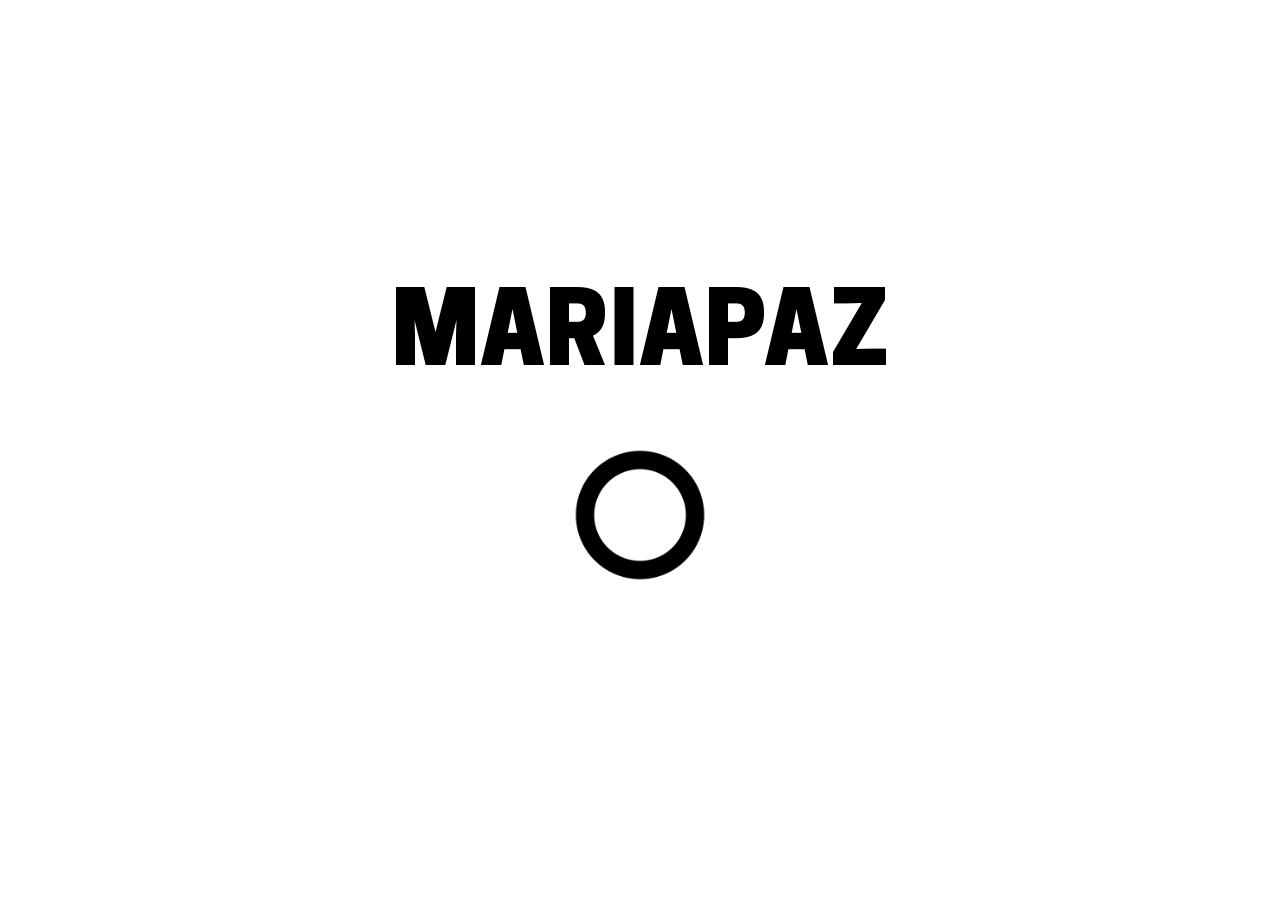
<file: index.html>
<!DOCTYPE html>
<html lang="fr">
<head>
    <meta charset="UTF-8">
    <meta name="viewport" content="width=device-width, initial-scale=1.0">
    <link rel="icon" type="image/png" href="images/circle-small.png">
    <title>Accueil - porfolio workshop</title>
    <link rel="stylesheet" href="style.css">
    <script>
        if (!new URLSearchParams(window.location.search).has('home')) {
            window.location.replace('intro.html');
        }
    </script>
</head>
<body class="home-page">
    <header>
      <div class="siteheadWrap">
            <div class="dropnav closed">
                <div class="burgerbar bb1"></div>
                <div class="burgerbar bb2"></div>
                <div class="burgerbar bb3"></div>
            </div>
            <a class="brand-link" href="index.html?home=1" aria-label="Retour à l’accueil">
                <h1>
                    <img src="images/circle-small.png" alt="Logo">
                    <span class="sh walsh">MARIAPAZ</span>
                </h1>
            </a>
            <nav id="topnav" style>
             <ul>
                <li class="top sh topmenu-work">
                    <a href="https://www.instagram.com/pugue_/" target="_blank">@pugue_</a>
                </li>
                <li class="top sh topmenu-info">    
                    <a href="aboutme.html">À propos</a>
                </li>

                <li class="top sh topmenu-contact">
                    <a href="contact.html">Contact</a>
                </li>
            </ul>
        </nav>
        </div>
        <br>
    </header> 
<main>
    <section class="carousel" aria-label="Projets du portfolio">
        <div class="carousel-track">
            <a class="carousel-slide" href="hebras.html"><img src="images/tnmockuphebras.jpg" alt="Mockup Hebras"></a>
            <a class="carousel-slide" href="burnthem.html"><img src="images/tnburnthem.jpg" alt="Illustration Burn Them"></a>
            <a class="carousel-slide" href="colere.html"><img src="images/tncolere.jpg" alt="Projet Colère"></a>
            <a class="carousel-slide" href="kabane.html"><img src="images/tnkabanecafe.jpg" alt="Projet Kabane"></a>
            <a class="carousel-slide" href="mochimochi.html"><img src="images/tnmochimochi.jpg" alt="Projet Mochi Mochi"></a>
            <a class="carousel-slide" href="biblioburro.html"><img src="images/tnbiblioburro.jpg" alt="Projet Biblioburro"></a>
            <a class="carousel-slide" href="revolution.html"><img src="images/tnrevolution.jpg" alt="Projet Revolution"></a>
            <a class="carousel-slide" href="hebras.html"><img src="images/tnmochimochi.jpg" alt="Projet Hebras"></a>

            <a class="carousel-slide" href="hebras.html" tabindex="-1" aria-hidden="true"><img src="images/tnmockuphebras.jpg" alt=""></a>
            <a class="carousel-slide" href="burnthem.html" tabindex="-1" aria-hidden="true"><img src="images/tnburnthem.jpg" alt=""></a>
            <a class="carousel-slide" href="colere.html" tabindex="-1" aria-hidden="true"><img src="images/tncolere.jpg" alt=""></a>
            <a class="carousel-slide" href="kabane.html" tabindex="-1" aria-hidden="true"><img src="images/tnkabanecafe.jpg" alt=""></a>
            <a class="carousel-slide" href="mochimochi.html" tabindex="-1" aria-hidden="true"><img src="images/tnmochimochi.jpg" alt=""></a>
            <a class="carousel-slide" href="biblioburro.html" tabindex="-1" aria-hidden="true"><img src="images/tnbiblioburro.jpg" alt=""></a>
            <a class="carousel-slide" href="revolution.html" tabindex="-1" aria-hidden="true"><img src="images/tnrevolution.jpg" alt=""></a>
            <a class="carousel-slide" href="cheznous.html" tabindex="-1" aria-hidden="true"><img src="images/tncheznous.jpg" alt=""></a>
        </div>
    </section>

    <div class="grid">
    

            <a class="image-container" href="hebras.html" >
                <img src="images/tnmockuphebras.jpg" alt="Mockup Hebras" width="300" height="300">
                <p class="image-text">Hebras Sanjuan</p>

            </a>
        
         <a class="image-container" href="burnthem.html" >
         <img src="images/tnburnthem.jpg" alt="illustration Burn Them" width="300" height="300">
          <p class="image-text">Burn Them</p>

        </a>


        <a class="image-container" href="colere.html" >
         <img src="images/tncolere.jpg" alt="typon de serigraphie" width="300" height="300">
          <p class="image-text">Colère</p>

        </a>

        <a class="image-container" href="kabane.html" >
         <img src="images/tnkabanecafe.jpg" alt="random" width="300" height="300">
          <p class="image-text">Kabane Café</p>

        </a>

        <a class="image-container" href="mochimochi.html" >
        <img src="images/tnmochimochi.jpg" alt="meimei" width="300" height="300">
         <p class="image-text">Mochi Mochi</p>

        </a>
    
        
        <a class="image-container" href="biblioburro.html" >
         <img src="images/tnbiblioburro.jpg" alt="random" width="300" height="300">
          <p class="image-text">Biblioburro</p>

        </a>


        <a class="image-container" href="revolution.html" >
         <img src="images/tnrevolution.jpg" alt="random" width="300" height="300">
          <p class="image-text">Revolution</p>

        </a>

        <a class="image-container" href="cheznous.html" >
         <img src="images/tncheznous.jpg" alt="random" width="300" height="300">
          <p class="image-text">Chez nous (93)</p>

        </a>

    </div> 
</main>
<footer class="site-footer"> © Maria Paz San Juan Gomez<span class="font-credit">Police Cooper Hewitt conçue par Chester Jenkins (Village), commandée par Cooper Hewitt, Smithsonian Design Museum.</span></footer>

</body>
</html>
</file>
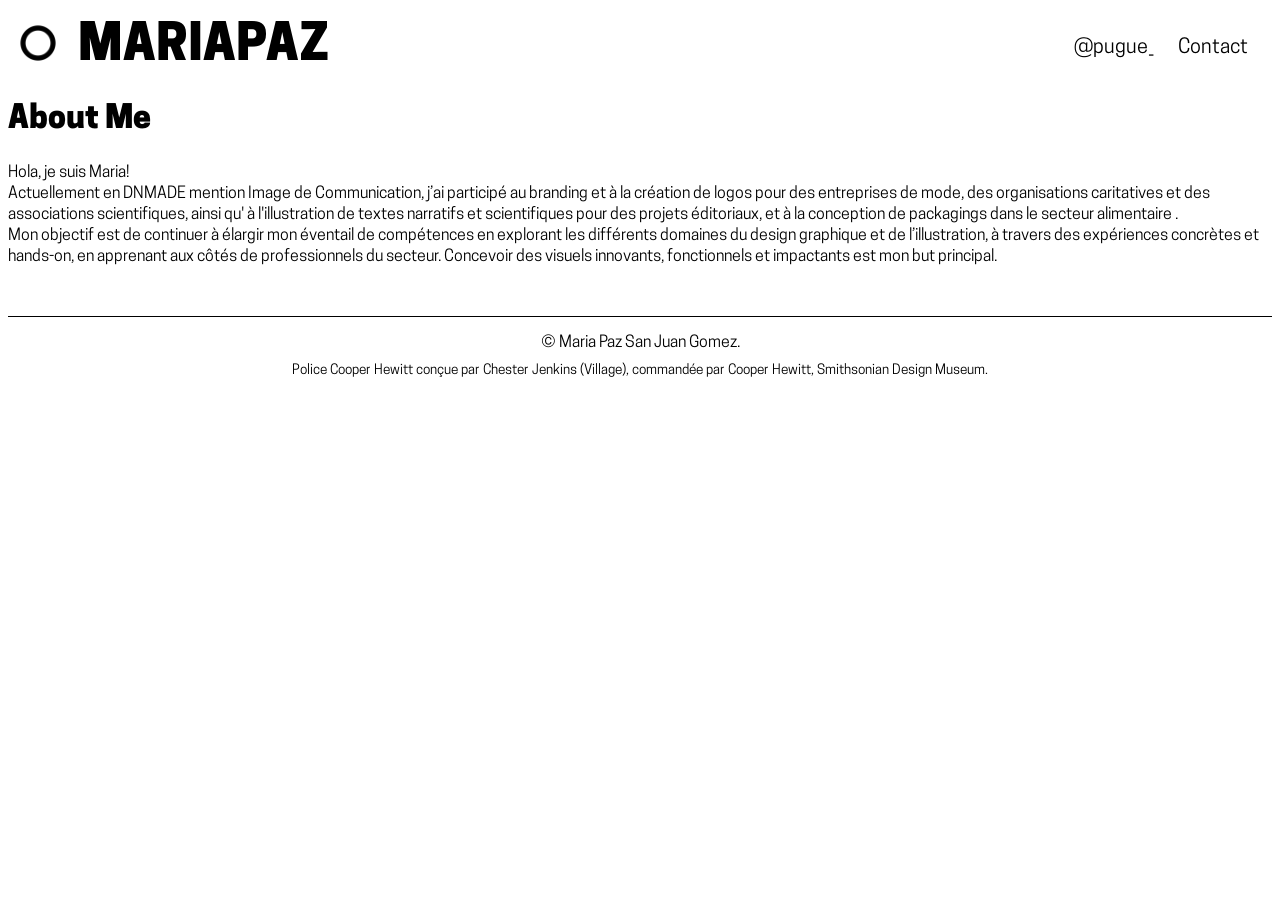
<file: aboutme.html>
<!DOCTYPE html>
<html lang="en">
<head>
    <meta charset="UTF-8">
    <meta name="viewport" content="width=device-width, initial-scale=1.0">
    <link rel="icon" type="image/png" href="images/circle-small.png">
    <title>About Me</title>
    <link rel="stylesheet" href="style.css">
</head>
<body>
    <header>
        <div class="siteheadWrap">
            <div class="dropnav closed"><div class="burgerbar bb1"></div><div class="burgerbar bb2"></div><div class="burgerbar bb3"></div></div>
            <a class="brand-link" href="index.html?home=1" aria-label="Retour à l’accueil">
                <h1><img src="images/circle-small.png" alt="Logo"><span class="sh walsh">MARIAPAZ</span></h1>
            </a>
            <nav id="topnav"><ul>
                <li><a href="https://www.instagram.com/pugue_/" target="_blank">@pugue_</a></li>
                <li><a href="contact.html">Contact</a></li>
            </ul></nav>
        </div>
    </header>
    <h1>About Me</h1>
    <p>Hola, je suis Maria!
<br>
        Actuellement en DNMADE mention Image de Communication, j’ai participé au branding et à la
création de logos pour des entreprises de mode, des organisations caritatives et des
associations scientifiques, ainsi qu' à l'illustration de textes narratifs et scientifiques pour des
projets éditoriaux, et à la conception de packagings dans le secteur alimentaire .
<br> 
Mon objectif est de continuer à élargir mon éventail de compétences en explorant les différents
domaines du design graphique et de l’illustration, à travers des expériences concrètes et
hands-on, en apprenant aux côtés de professionnels du secteur. Concevoir des visuels innovants,
fonctionnels et impactants est mon but principal.
    </p>

    <footer class="site-footer"> © Maria Paz San Juan Gomez.<span class="font-credit">Police Cooper Hewitt conçue par Chester Jenkins (Village), commandée par Cooper Hewitt, Smithsonian Design Museum.</span></footer>
</body>
</html>
</file>
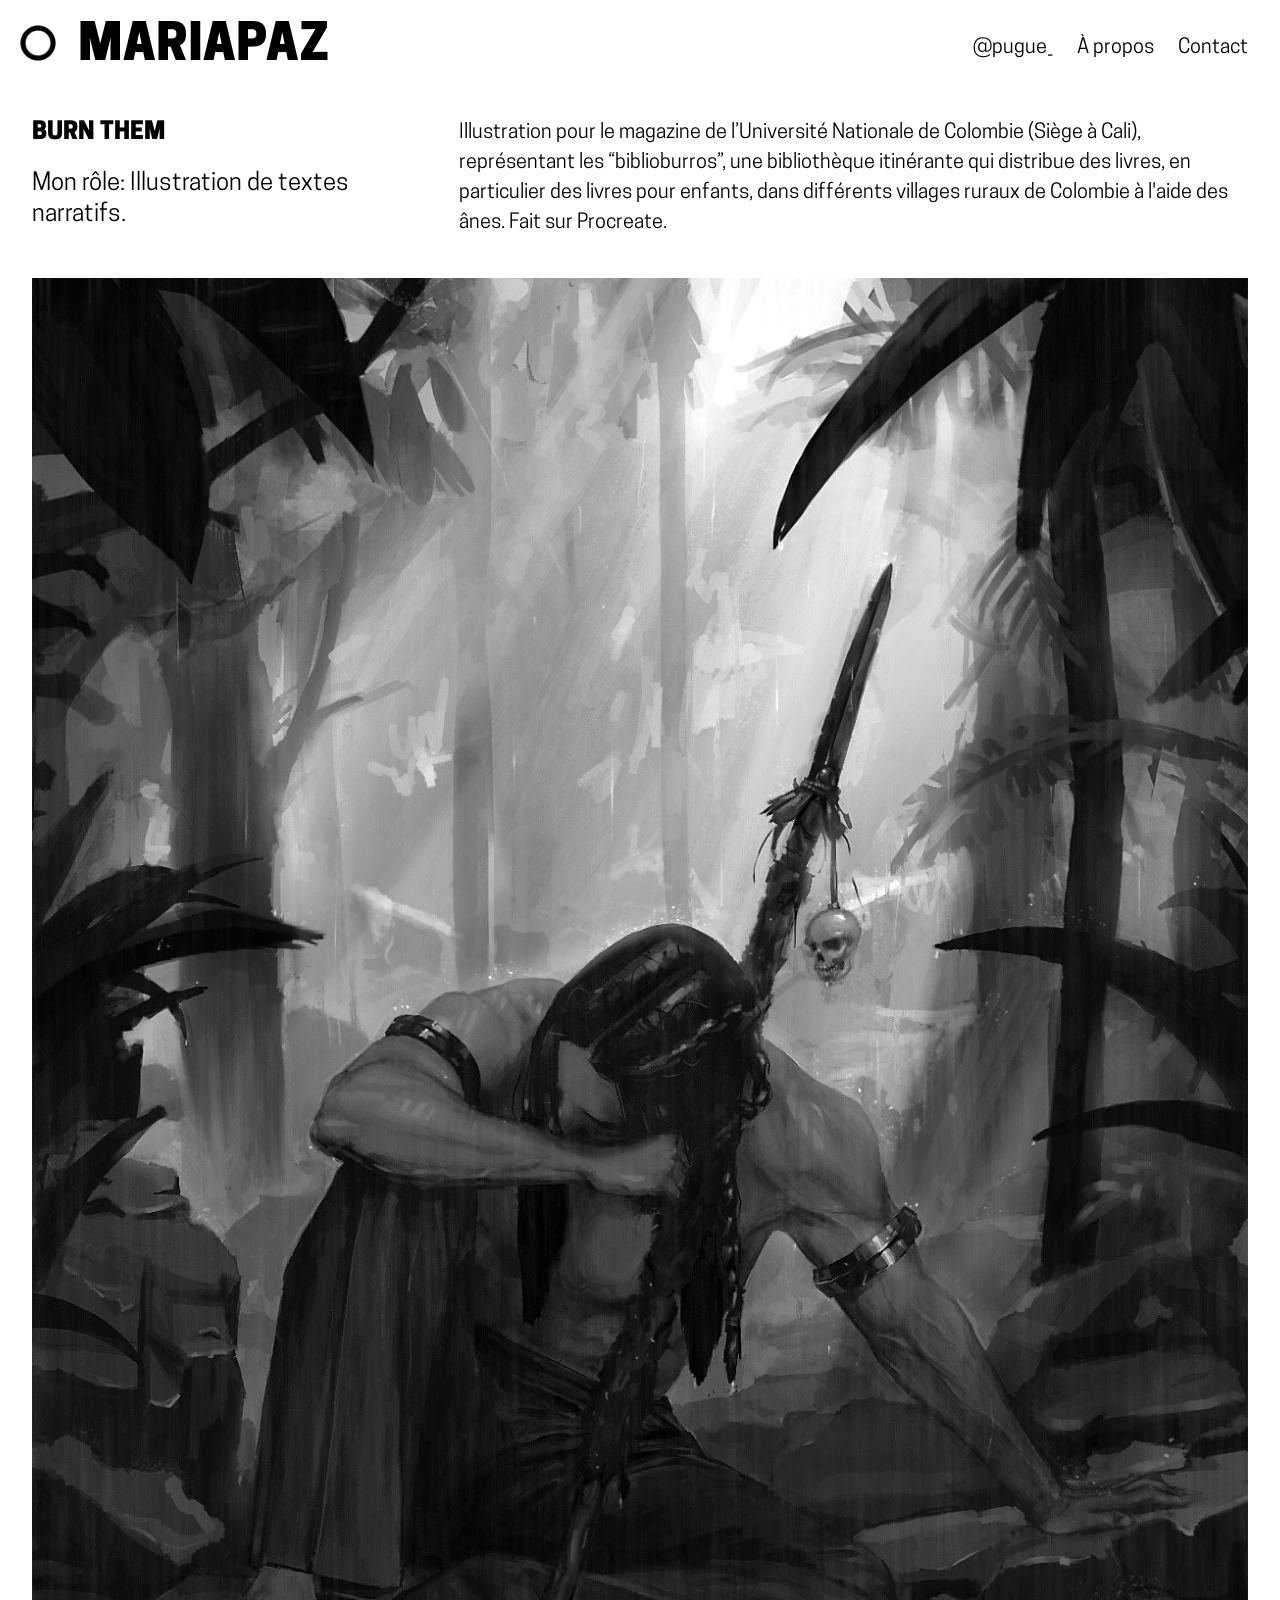
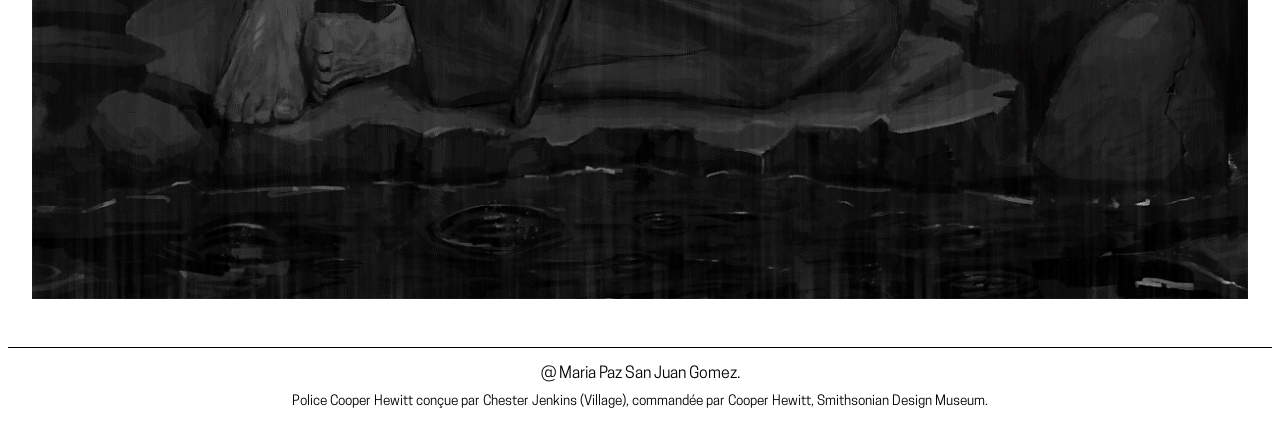
<file: burnthem.html>
<!DOCTYPE html>
<html lang="fr">
<head>
    <meta charset="UTF-8">
    <meta name="viewport" content="width=device-width, initial-scale=1.0">
    <link rel="icon" type="image/png" href="images/circle-small.png">
    <title>Document</title>
    <link rel="stylesheet" href="style.css">
</head>
<body>
    <header>
        <div class="siteheadWrap">
            <div class="dropnav closed"><div class="burgerbar bb1"></div><div class="burgerbar bb2"></div><div class="burgerbar bb3"></div></div>
            <a class="brand-link" href="index.html?home=1" aria-label="Retour à l’accueil">
                <h1><img src="images/circle-small.png" alt="Logo"><span class="sh walsh">MARIAPAZ</span></h1>
            </a>
            <nav id="topnav"><ul>
                <li><a href="https://www.instagram.com/pugue_/" target="_blank">@pugue_</a></li>
                <li><a href="aboutme.html">À propos</a></li>
                <li><a href="contact.html">Contact</a></li>
            </ul></nav>
        </div>
    </header>
    <main class="project-page">
        <section class="project-intro">
            <div class="project-headings">
                <h1>BURN THEM</h1>
                <h2>Mon rôle: Illustration de textes narratifs.</h2>
            </div>
            <div class="project-description">
                <p>Illustration pour le magazine de l’Université Nationale de Colombie (Siège à Cali),
représentant les “biblioburros”, une bibliothèque itinérante qui distribue des livres, en
particulier des livres pour enfants, dans différents villages ruraux de Colombie à l'aide
des ânes. Fait sur Procreate.</p>
            </div>
        </section>
        <div class="project-images">
            <img src="burnthem.png" alt="Illustration Burn Them" width="auto" height="auto">
        </div>
    </main>
    <footer class="site-footer">@ Maria Paz San Juan Gomez.<span class="font-credit">Police Cooper Hewitt conçue par Chester Jenkins (Village), commandée par Cooper Hewitt, Smithsonian Design Museum.</span></footer>
</body>
</html>
</file>
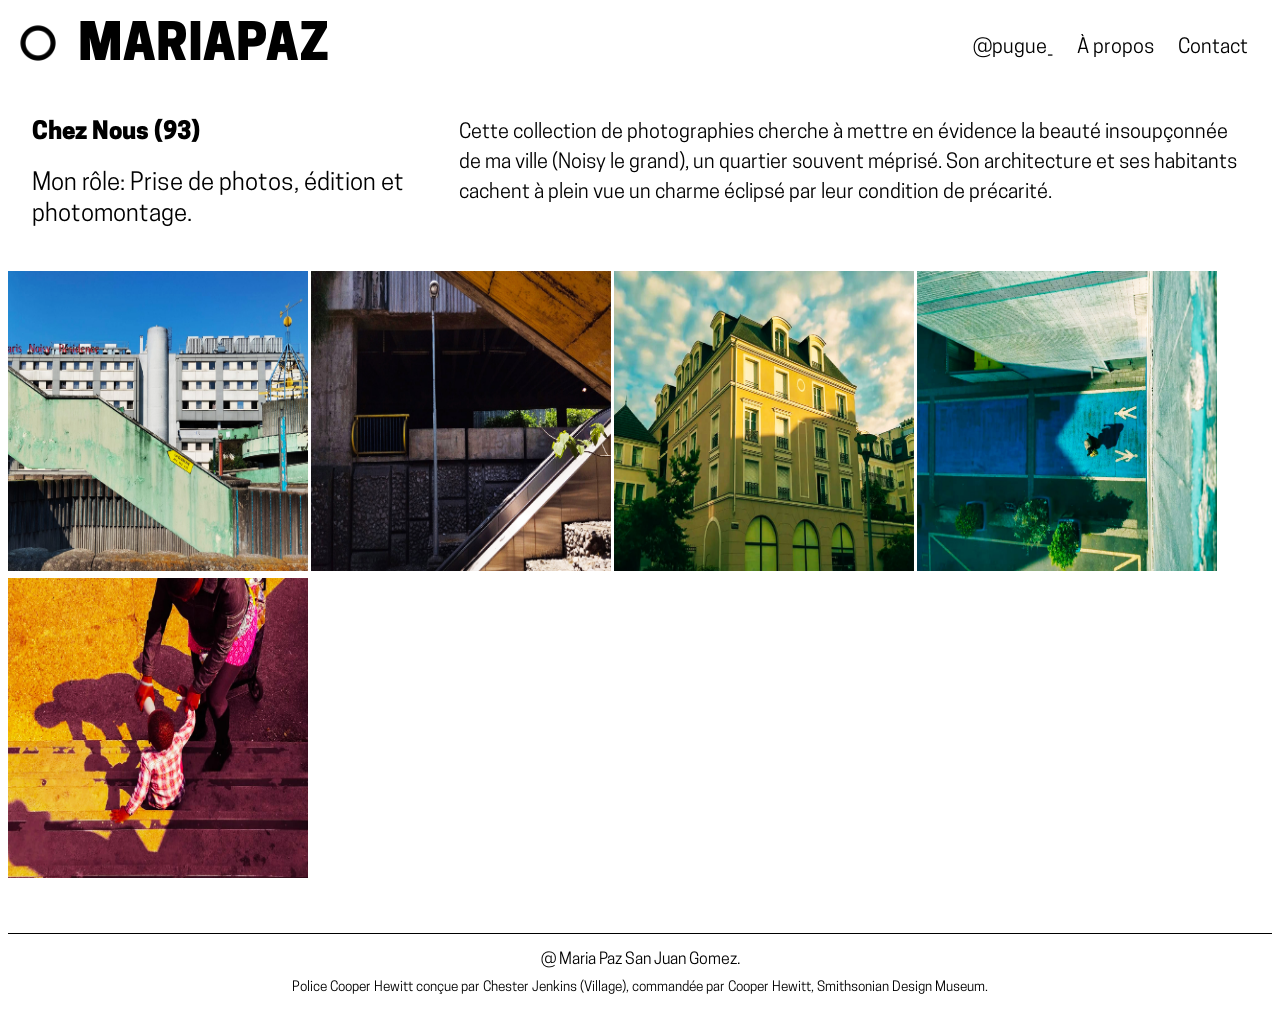
<file: cheznous.html>
<!DOCTYPE html>
<html lang="fr">
<head>
    <meta charset="UTF-8">
    <meta name="viewport" content="width=device-width, initial-scale=1.0">
    <link rel="icon" type="image/png" href="images/circle-small.png">
    <title>Document</title>
    <link rel="stylesheet" href="style.css">
</head>

<body>
    <header>
        <div class="siteheadWrap">
            <div class="dropnav closed"><div class="burgerbar bb1"></div><div class="burgerbar bb2"></div><div class="burgerbar bb3"></div></div>
            <a class="brand-link" href="index.html?home=1" aria-label="Retour à l’accueil">
                <h1><img src="images/circle-small.png" alt="Logo"><span class="sh walsh">MARIAPAZ</span></h1>
            </a>
            <nav id="topnav"><ul>
                <li><a href="https://www.instagram.com/pugue_/" target="_blank">@pugue_</a></li>
                <li><a href="aboutme.html">À propos</a></li>
                <li><a href="contact.html">Contact</a></li>
            </ul></nav>
        </div>
    </header>
    <main class="project-page">
        <section class="project-intro">
            <div class="project-headings">
                <h1>Chez Nous (93)</h1>
                <h2>Mon rôle: Prise de photos, édition et photomontage.</h2>
            </div>
            <div class="project-description">
                <p>
Cette collection de photographies cherche à mettre en évidence la beauté insoupçonnée
de ma ville (Noisy le grand), un quartier souvent méprisé.
Son architecture et ses habitants cachent à plein vue un charme éclipsé par leur
condition de précarité.</p>
    </main>
    

    <img src="images/cheznous1.jpg" alt="random" width="300" height="300">
      <img src="images/cheznous2.jpg" alt="random" width="300" height="300">
        <img src="images/cheznous3.jpg" alt="random" width="300" height="300">
          <img src="images/cheznous4.jpg" alt="random" width="300" height="300">
          <img src="images/cheznous6.jpg" alt="random" width="300" height="300">

     <footer class="site-footer">@ Maria Paz San Juan Gomez.<span class="font-credit">Police Cooper Hewitt conçue par Chester Jenkins (Village), commandée par Cooper Hewitt, Smithsonian Design Museum.</span></footer>

</body>
</html>
</file>
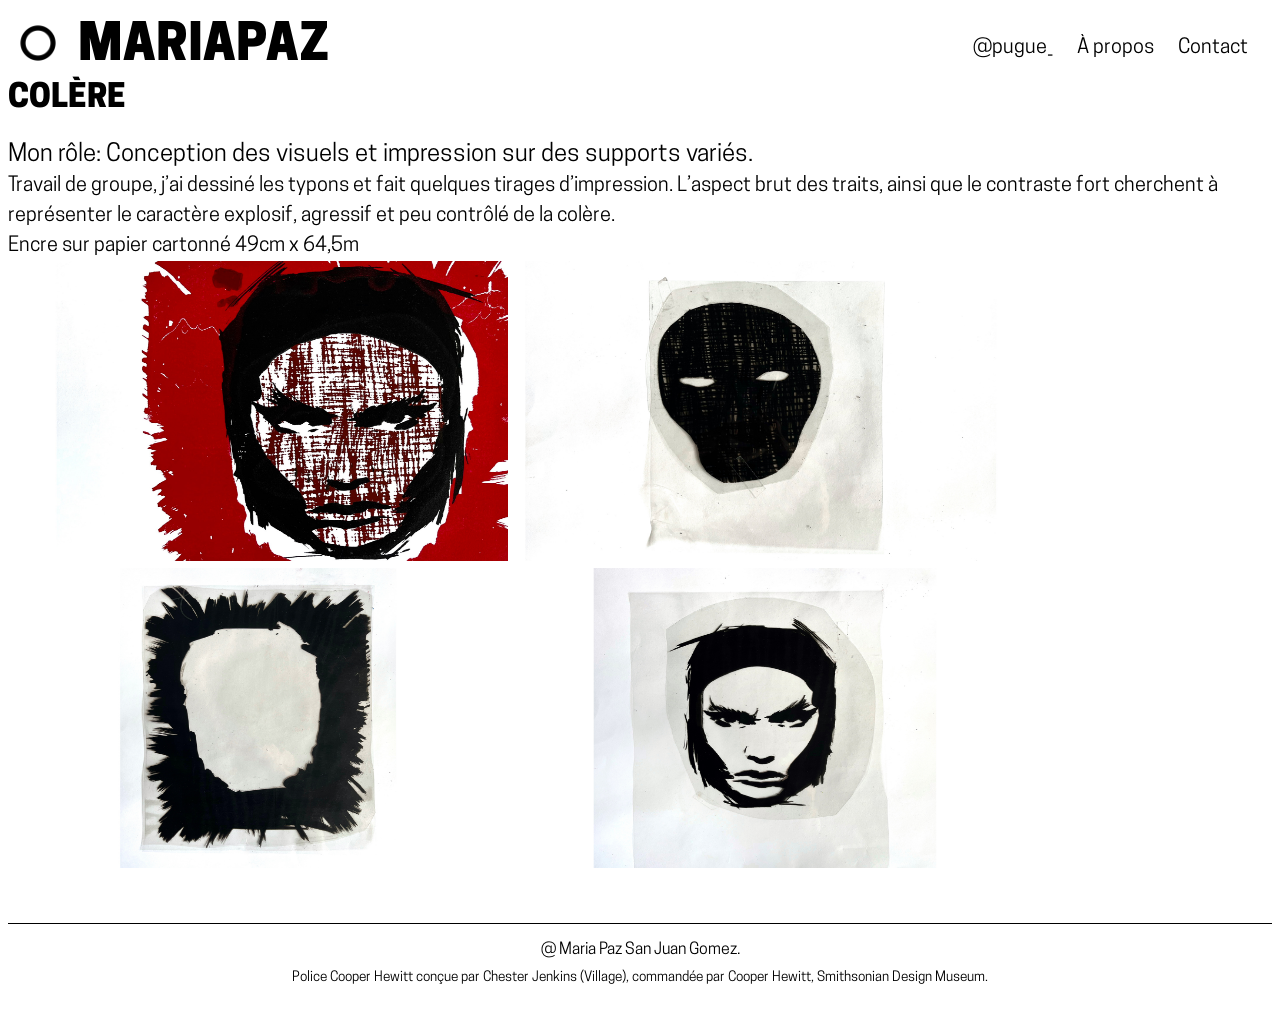
<file: colere.html>
<!DOCTYPE html>
<html lang="en">
<head>
    <meta charset="UTF-8">
    <meta name="viewport" content="width=device-width, initial-scale=1.0">
    <link rel="icon" type="image/png" href="images/circle-small.png">
    <title>Document</title>
    <link rel="stylesheet" href="style.css">
</head>
<body>
    <header>
        <div class="siteheadWrap">
            <div class="dropnav closed"><div class="burgerbar bb1"></div><div class="burgerbar bb2"></div><div class="burgerbar bb3"></div></div>
            <a class="brand-link" href="index.html?home=1" aria-label="Retour à l’accueil">
                <h1><img src="images/circle-small.png" alt="Logo"><span class="sh walsh">MARIAPAZ</span></h1>
            </a>
            <nav id="topnav"><ul>
                <li><a href="https://www.instagram.com/pugue_/" target="_blank">@pugue_</a></li>
                <li><a href="aboutme.html">À propos</a></li>
                <li><a href="contact.html">Contact</a></li>
            </ul></nav>
        </div>
    </header>
    
<div class="project-headings">
                <h1>COLÈRE</h1>
                <h2>Mon rôle: Conception des visuels et impression sur des supports variés.</h2>
            </div>
            <div class="project-description">
    <p> Travail de groupe, j’ai dessiné les typons et fait quelques tirages d’impression.
L’aspect brut des traits, ainsi que le contraste fort cherchent à représenter le caractère
explosif, agressif et peu contrôlé de la colère.
<br>
Encre sur papier cartonné 49cm x 64,5m</p>
</div>

     <img src="images/tncolere.jpg" alt="random" width="500" height="300">
    <img src="images/colere1.jpg" alt="random" width="500" height="300">
      <img src="images/colere2.jpg" alt="random" width="500" height="300">
        <img src="images/colere3.jpg" alt="random" width="500" height="300">
        

    <footer class="site-footer">@ Maria Paz San Juan Gomez.<span class="font-credit">Police Cooper Hewitt conçue par Chester Jenkins (Village), commandée par Cooper Hewitt, Smithsonian Design Museum.</span></footer>
</body>
</html>
</file>
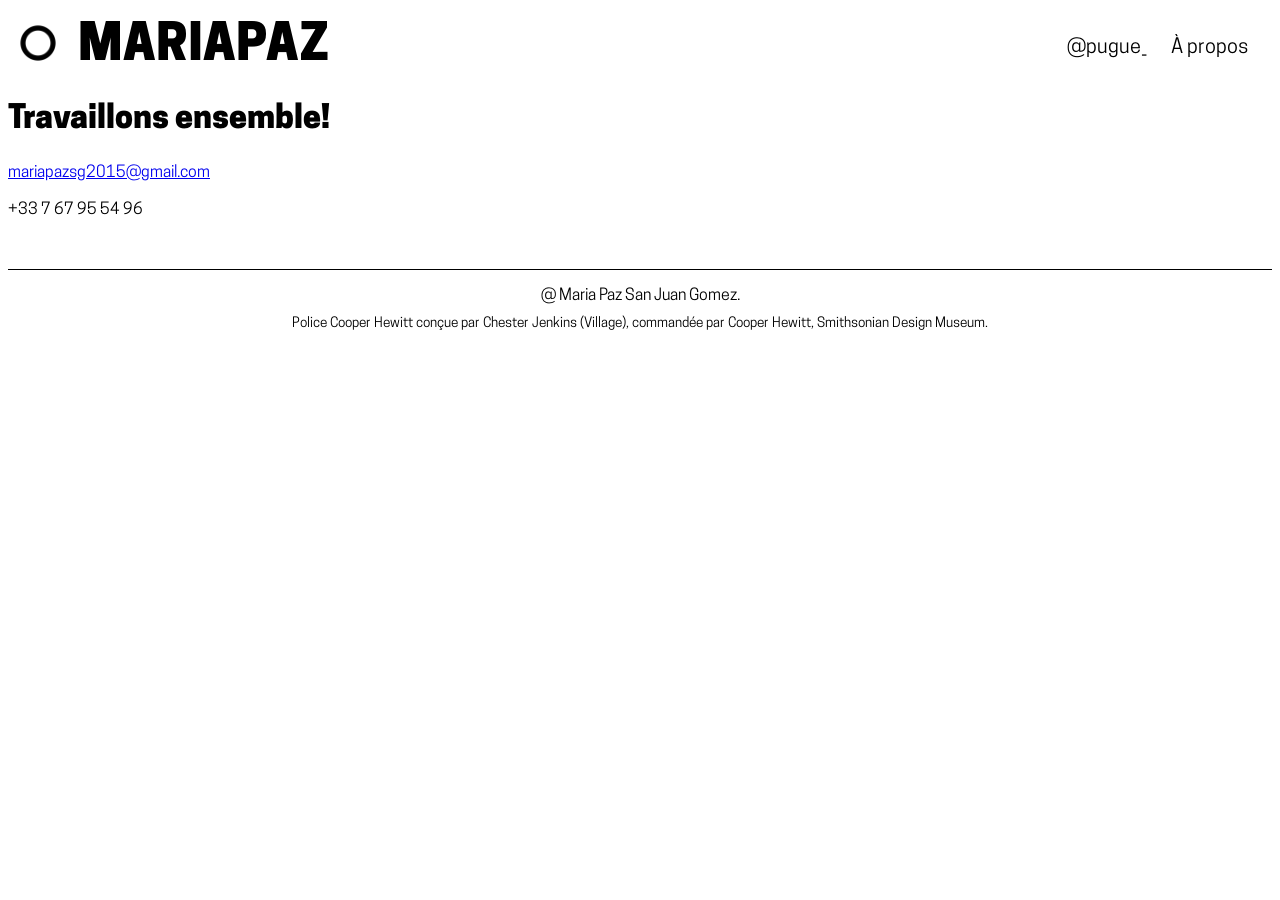
<file: contact.html>
<!DOCTYPE html>
<html lang="en">
<head>
    <meta charset="UTF-8">
    <meta name="viewport" content="width=device-width, initial-scale=1.0">
    <link rel="icon" type="image/png" href="images/circle-small.png">
    <title>Contact</title>
    <link rel="stylesheet" href="style.css">
</head>
<body>
    <header>
        <div class="siteheadWrap">
            <div class="dropnav closed"><div class="burgerbar bb1"></div><div class="burgerbar bb2"></div><div class="burgerbar bb3"></div></div>
            <a class="brand-link" href="index.html?home=1" aria-label="Retour à l’accueil">
                <h1><img src="images/circle-small.png" alt="Logo"><span class="sh walsh">MARIAPAZ</span></h1>
            </a>
            <nav id="topnav"><ul>
                <li><a href="https://www.instagram.com/pugue_/" target="_blank">@pugue_</a></li>
                <li><a href="aboutme.html">À propos</a></li>
            </ul></nav>
        </div>
    </header>
    <h1>Travaillons ensemble!</h1>
    <p><a href="mailto:mariapazsg2015@gmail.com">mariapazsg2015@gmail.com</a></p>
    <p>+33 7 67 95 54 96</p>
    <footer class="site-footer">@ Maria Paz San Juan Gomez.<span class="font-credit">Police Cooper Hewitt conçue par Chester Jenkins (Village), commandée par Cooper Hewitt, Smithsonian Design Museum.</span></footer>
</body>
</html>
</file>
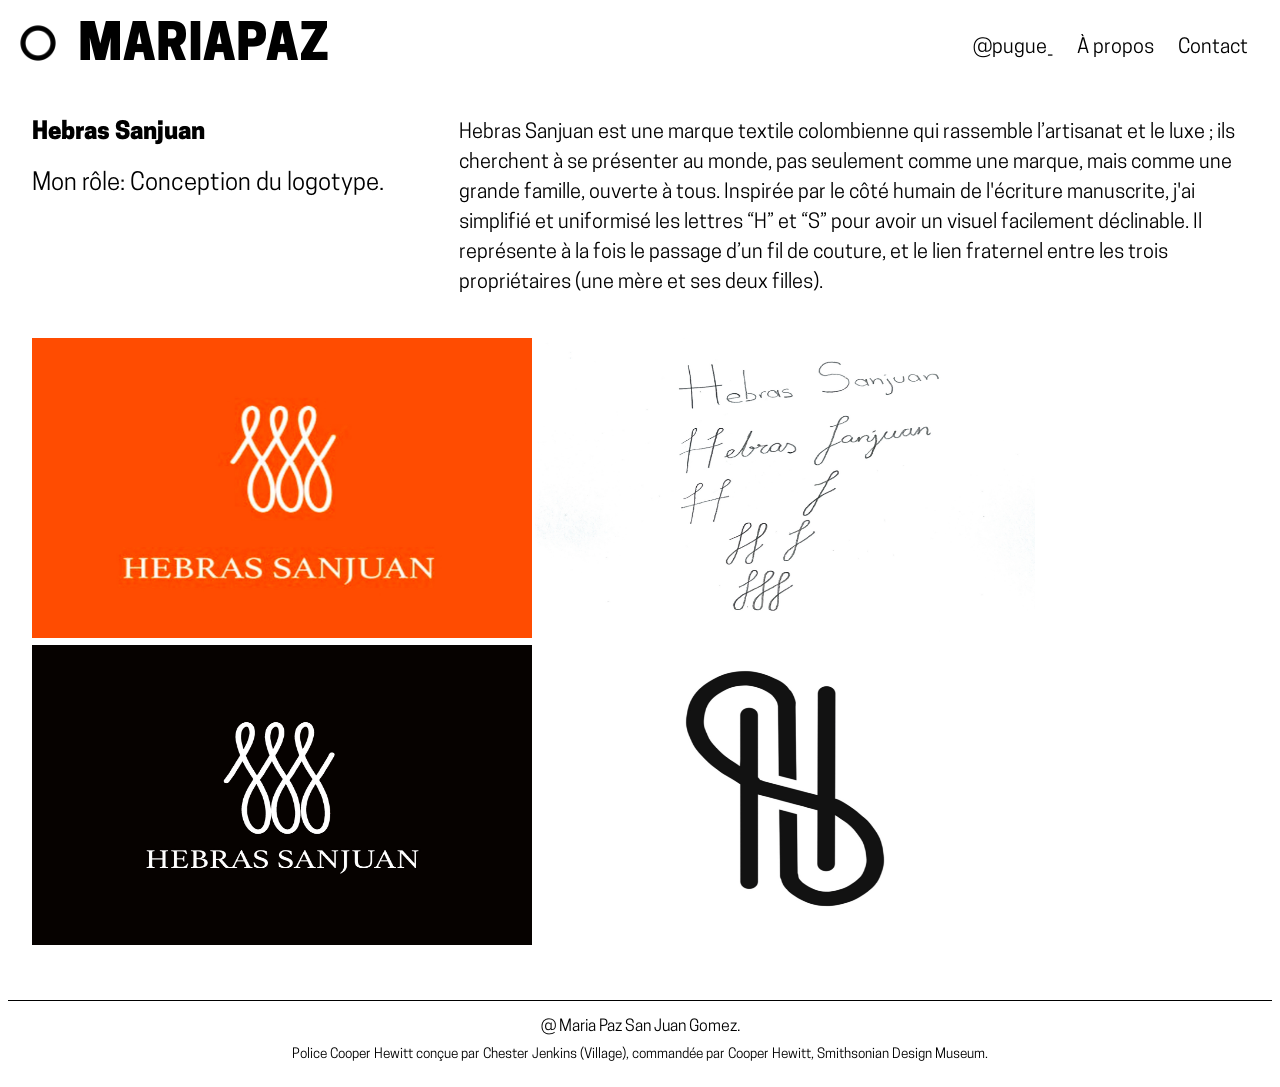
<file: hebras.html>
<!DOCTYPE html>
<html lang="fr">
<head>
    <meta charset="UTF-8">
    <meta name="viewport" content="width=device-width, initial-scale=1.0">
    <link rel="icon" type="image/png" href="images/circle-small.png">
    <title>Document</title>
    <link rel="stylesheet" href="style.css">
</head>

<body>
    <header>
        <div class="siteheadWrap">
            <div class="dropnav closed"><div class="burgerbar bb1"></div><div class="burgerbar bb2"></div><div class="burgerbar bb3"></div></div>
            <a class="brand-link" href="index.html?home=1" aria-label="Retour à l’accueil">
                <h1><img src="images/circle-small.png" alt="Logo"><span class="sh walsh">MARIAPAZ</span></h1>
            </a>
            <nav id="topnav"><ul>
                <li><a href="https://www.instagram.com/pugue_/" target="_blank">@pugue_</a></li>
                <li><a href="aboutme.html">À propos</a></li>
                <li><a href="contact.html">Contact</a></li>
            </ul></nav>
        </div>
    </header>
    <main class="project-page">
        <section class="project-intro">
            <div class="project-headings">
                <h1>Hebras Sanjuan</h1>
                <h2>Mon rôle: Conception du logotype.</h2>
            </div>
            <div class="project-description">
                <p>Hebras Sanjuan est une marque textile colombienne qui rassemble l’artisanat et le luxe ;
ils cherchent à se présenter au monde, pas seulement comme une marque, mais comme
une grande famille, ouverte à tous.
Inspirée par le côté humain de l'écriture manuscrite, j'ai simplifié et uniformisé les lettres
“H” et “S” pour avoir un visuel facilement déclinable. Il représente à la fois le passage
d’un fil de couture, et le lien fraternel entre les trois propriétaires (une mère et ses deux
filles).</p>
            </div>
        </section>
        <img src="images/hebras1.jpg" alt="random" width="500" height="300">
      <img src="images/hebras2.jpg" alt="random" width="500" height="300">
        <img src="images/hebras3.jpg" alt="random" width="500" height="300">
          <img src="images/hebras4.jpg" alt="random"width="500" height="300">
    </main>
    

     <footer class="site-footer">@ Maria Paz San Juan Gomez.<span class="font-credit">Police Cooper Hewitt conçue par Chester Jenkins (Village), commandée par Cooper Hewitt, Smithsonian Design Museum.</span></footer>

</body>
</html>
</file>
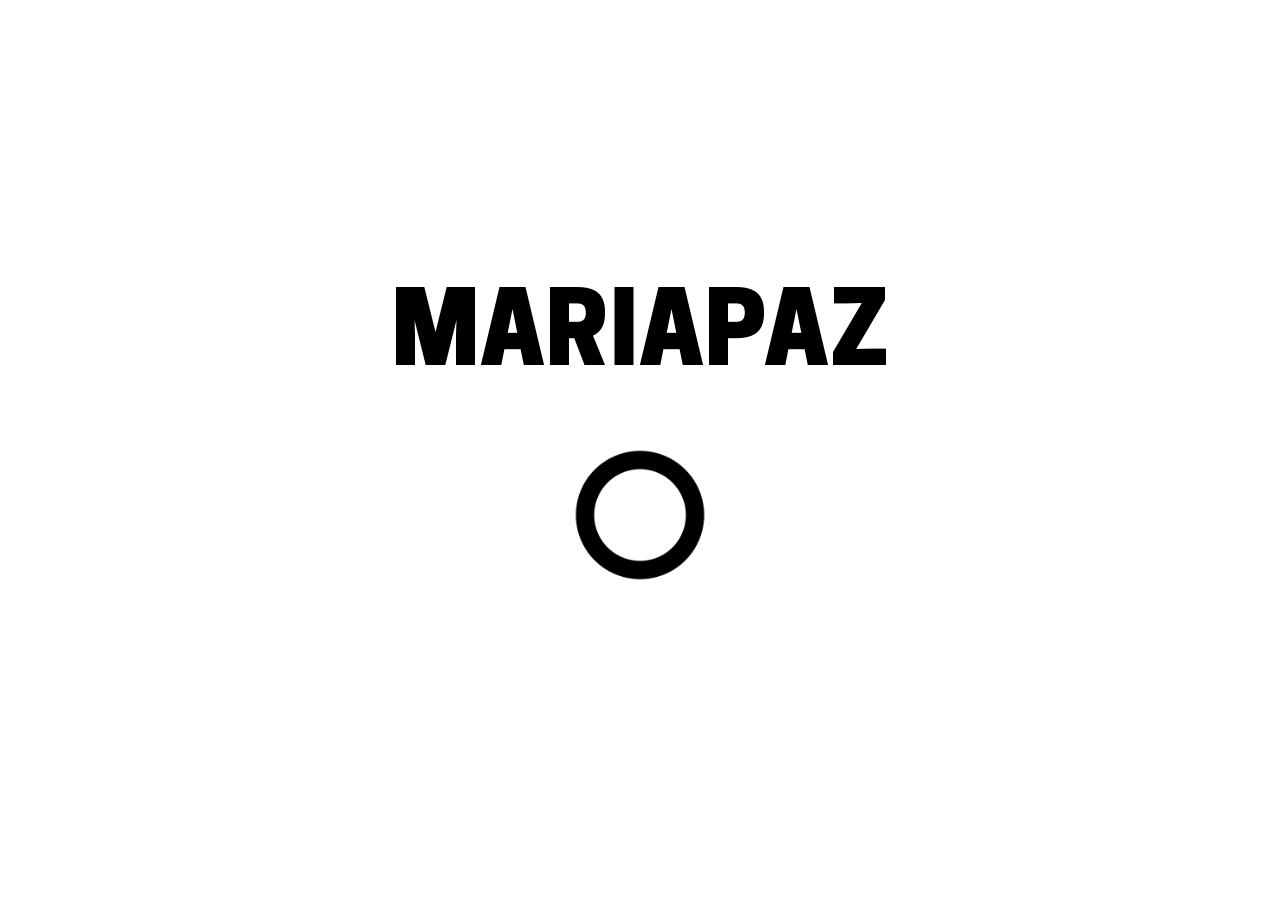
<file: intro.html>
<!DOCTYPE html>
<html lang="fr">
<head>
    <meta charset="UTF-8">
    <meta name="viewport" content="width=device-width, initial-scale=1.0">
    <link rel="icon" type="image/png" href="images/circle-small.png">
    <title>MARIAPAZ</title>
    <link rel="stylesheet" href="style.css">
</head>
<body class="intro-page">
    <main class="intro">
        <a class="intro-link" href="index.html?home=1" aria-label="Entrer sur le portfolio de Maria Paz">
            <h1>MARIAPAZ</h1>
        </a>
        <a class="intro-link" href="index.html?home=1" aria-label="Entrer sur le portfolio de Maria Paz">
            <img src="images/circle-small.png" alt="Logo Maria Paz">
        </a>
    </main>
</body>
</html>
</file>
<file: style.css>
.home-page *,
.intro-page * {
    box-sizing: border-box;
}

@font-face {
    font-family: 'Cooper Hewitt Heavy';
    src: url('CooperHewitt-Heavy.otf') format('opentype');
    font-style: normal;
    font-weight: 900;
}

@font-face {
    font-family: 'Cooper Hewitt Book';
    src: url('CooperHewitt-Book.otf') format('opentype');
    font-style: normal;
    font-weight: 400;
}

h2,
p {
    font-family: 'Cooper Hewitt Book', sans-serif;
}

.home-page {
    width: 100%;
    margin: 0;
    padding-inline: 10px;
    background: #ffffff;
    color: #000;
    font-family: 'Cooper Hewitt Heavy', sans-serif;
}

body {
    font-family: 'Cooper Hewitt Heavy', sans-serif;
}

.siteheadWrap {
    display: flex;
    align-items: center;
    width: 100%;
    font-size: 50px;
}

.siteheadWrap > .brand-link {
    display: block;
    flex: 0 0 auto;
    color: inherit;
    font-family: 'Cooper Hewitt Heavy', sans-serif;
    text-decoration: none;
}

.siteheadWrap > .brand-link h1 {
    display: flex;
    align-items: flex-end;
    gap: 10px;
    width: auto;
    height: 60px;
    margin: 0;
    font-size: 100px;
    line-height: 60px;
}

.siteheadWrap > .brand-link h1 img {
    display: block;
    flex: 0 0 60px;
    width: 60px;
    height: 60px;
    object-fit: contain;
}

.siteheadWrap > .brand-link h1 span {
    font-size: 0.5em;
    line-height: 1;
    white-space: nowrap;
}

#topnav {
    margin-left: auto;
}

#topnav ul {
    display: flex;
    align-items: center;
    min-height: 60px;
    gap: 24px;
    margin: 0;
    padding-inline: 24px;
    list-style: none;
}

#topnav a {
    color: #000;
    font-size: 20px;
    line-height: 60px;
    text-decoration: none;
}

#topnav a:hover,
#topnav a:focus-visible,
.siteheadWrap > .brand-link:hover h1 span,
.siteheadWrap > .brand-link:focus-visible h1 span {
    color: #ff0000;
}

.home-page a {
    color: #000;
    font-family: 'Cooper Hewitt Book', sans-serif;
    font-size: 20px;
    text-decoration: none;
}

a {
    font-family: 'Cooper Hewitt Book', sans-serif;
}

.project-page {
    padding-inline: 24px;
}

.project-intro {
    display: grid;
    grid-template-columns: minmax(0, 1fr) minmax(0, 2fr);
    gap: 32px;
    align-items: start;
    margin-block: 40px;
}

.project-headings h1,
.project-headings h2,
.project-description p {
    margin: 0;
}

.project-headings h1 {
    margin-bottom: 20px;
}

.project-headings h2 {
    font-size: 24px;
}

.project-description p {
    font-size: 20px;
    line-height: 1.5;
}

.project-images {
    display: flex;
    flex-wrap: wrap;
    gap: 16px;
    margin-block: 32px;
}

.project-images img {
    max-width: 100%;
    height: auto;
}

@media (max-width: 700px) {
    .project-intro {
        grid-template-columns: 1fr;
        gap: 16px;
    }
}

.grid {
    display: grid;
    grid-template-columns: repeat(2, 1fr);
    gap: 8px;
    padding-inline: 24px;
}

.image-container {
    display: grid;
    width: 100%;
    aspect-ratio: 4 / 3;
    overflow: hidden;
}

.image-container img,
.image-container .image-text {
    grid-column: 1 / -1;
    grid-row: 1 / -1;
}

.image-container img {
    display: block;
    width: 100%;
    height: 100%;
    object-fit: contain;
    transition: transform 0.3s ease;
}

.image-container .image-text {
    display: grid;
    align-items: center;
    justify-items: center;
    margin: 0;
    padding: 20px;
    background: linear-gradient(to bottom, rgba(0, 0, 0, 0.393), rgba(0, 0, 0, 0.701));
    color: #ffffff;
    font-size: 24px;
    text-align: center;
    opacity: 0;
    transition: opacity 0.5s ease;
}

.image-container:hover .image-text {
    opacity: 1;
}

.carousel {
    width: calc(100% + 20px);
    margin-inline: -10px;
    margin-bottom: 32px;
    overflow: hidden;
}

.carousel-track {
    display: flex;
    width: max-content;
    animation: carousel-scroll 95s linear infinite;
}

.carousel-slide {
    display: block;
    flex: 0 0 clamp(634px, 66vw, 1109px);
    aspect-ratio: 4 / 3;
    overflow: hidden;
}

.carousel-slide img {
    display: block;
    width: 100%;
    height: 100%;
    object-fit: cover;
    filter: grayscale(100%);
    transition: filter 0.3s ease;
}

.carousel-slide:hover img,
.carousel-slide:focus-visible img {
    filter: grayscale(0%);
}

@keyframes carousel-scroll {
    to { transform: translateX(-50%); }
}

@media (prefers-reduced-motion: reduce) {
    .carousel-track { animation: none; }
}

/* Page d'introduction */
.intro-page {
    min-height: 100vh;
    margin: 0;
    padding-inline: 0;
    background: #ffffff;
    transition: background-color 0.3s ease;
}

.intro {
    display: flex;
    min-height: 100vh;
    flex-direction: column;
    align-items: center;
    justify-content: center;
}

.intro-link {
    display: flex;
    position: static;
    flex-direction: column;
    align-items: center;
    justify-content: center;
    gap: 24px;
    color: inherit;
    text-align: center;
    text-decoration: none;
}

.intro-link h1 {
    margin: 0;
    transition: color 0.3s ease;
    font-family: 'Cooper Hewitt Heavy', sans-serif;
    font-size: clamp(48px, 10vw, 100px);
}

.intro-link img {
    display: block;
    width: clamp(120px, 20vw, 220px);
    height: auto;
}

.site-footer {
    margin-top: 3rem;
    padding: 1rem 24px;
    border-top: 1px solid currentColor;
    font-family: 'Cooper Hewitt Book', sans-serif;
    font-size: 16px;
    text-align: center;
}

.font-credit {
    display: block;
    margin-top: 0.5rem;
    font-size: 0.85em;
}

.intro-font-credit {
    position: fixed;
    right: 24px;
    bottom: 16px;
    left: 24px;
}

.intro-page:has(.intro-link:hover) {
    background: #ff0000;
}

.intro-page:has(.intro-link:hover) .intro-link h1 {
    color: #ff0000;
}
</file>
